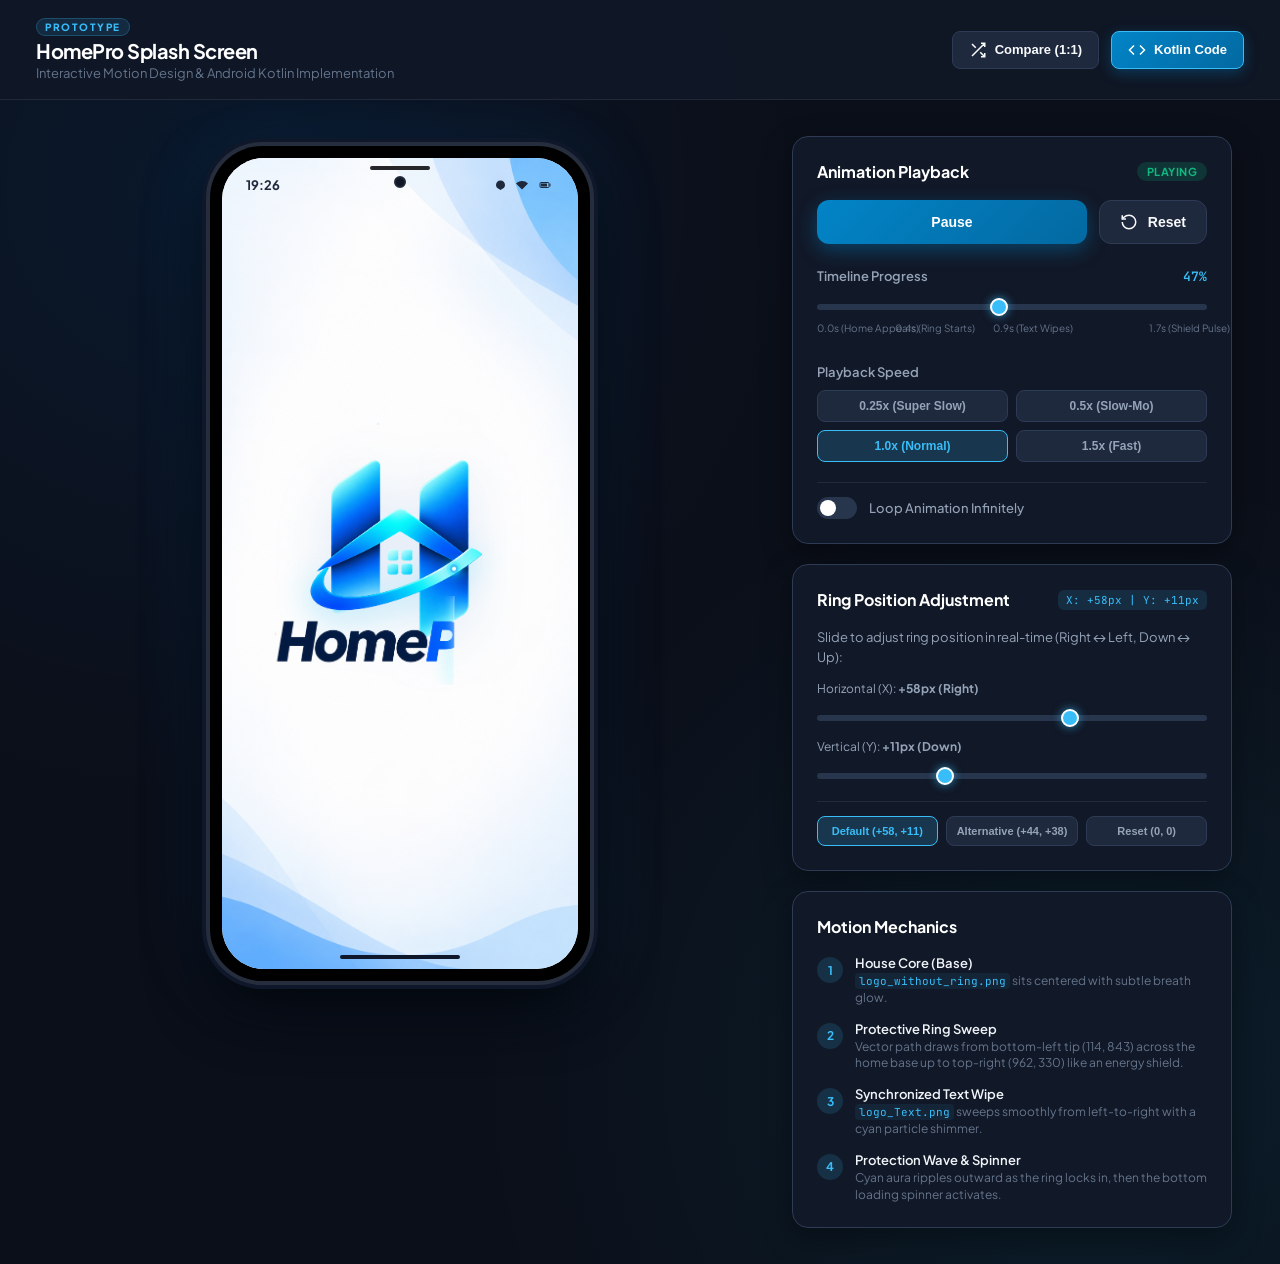
<file: splash_screen/index.html>
<!DOCTYPE html>
<html lang="en">
<head>
  <meta charset="UTF-8">
  <meta name="viewport" content="width=device-width, initial-scale=1.0">
  <title>HomePro App - Animated Splash Screen Preview</title>
  <link rel="preconnect" href="https://fonts.googleapis.com">
  <link rel="preconnect" href="https://fonts.gstatic.com" crossorigin>
  <link href="https://fonts.googleapis.com/css2?family=Plus+Jakarta+Sans:wght@400;500;600;700;800&family=JetBrains+Mono:wght@400;500;600&display=swap" rel="stylesheet">
  <link rel="stylesheet" href="style.css">
</head>
<body>
  <div class="app-container">
    <!-- Header Controls -->
    <header class="top-nav">
      <div class="brand">
        <div class="brand-badge">PROTOTYPE</div>
        <h1 class="brand-title">HomePro Splash Screen</h1>
        <span class="brand-subtitle">Interactive Motion Design & Android Kotlin Implementation</span>
      </div>

      <div class="nav-actions">
        <button id="btnCompare" class="nav-btn" title="Toggle Comparison with Output_Splash.png">
          <svg width="18" height="18" viewBox="0 0 24 24" fill="none" stroke="currentColor" stroke-width="2"><path d="M16 3h5v5M4 20L21 3M21 16v5h-5M15 15l6 6M4 4l5 5"/></svg>
          <span>Compare (1:1)</span>
        </button>
        <button id="btnKotlinCode" class="nav-btn nav-btn-primary" title="View Kotlin & Jetpack Compose Code">
          <svg width="18" height="18" viewBox="0 0 24 24" fill="none" stroke="currentColor" stroke-width="2"><polyline points="16 18 22 12 16 6"/><polyline points="8 6 2 12 8 18"/></svg>
          <span>Kotlin Code</span>
        </button>
      </div>
    </header>

    <!-- Main Workspace -->
    <main class="preview-workspace">
      <!-- Device Wrapper -->
      <div class="device-column">
        <div class="device-mockup" id="deviceFrame">
          <!-- Phone Speaker & Camera Notch -->
          <div class="phone-speaker"></div>
          <div class="phone-camera"></div>

          <!-- Phone Screen -->
          <div class="phone-screen" id="phoneScreen">
            <!-- Android Status Bar -->
            <div class="status-bar">
              <span class="status-time" id="statusTime">9:41</span>
              <div class="status-icons">
                <svg width="15" height="12" viewBox="0 0 24 24" fill="currentColor"><path d="M12 3c-4.97 0-9 4.03-9 9 0 2.12.74 4.07 1.97 5.61L12 22l7.03-4.39C20.26 16.07 21 14.12 21 12c0-4.97-4.03-9-9-9z"/></svg>
                <svg width="16" height="12" viewBox="0 0 24 24" fill="currentColor"><path d="M12 4C7.31 4 3.07 5.9 0 8.98L12 21 24 8.98A16.88 16.88 0 0 0 12 4z"/></svg>
                <svg width="18" height="12" viewBox="0 0 24 24" fill="currentColor"><rect x="2" y="7" width="18" height="10" rx="2" fill="none" stroke="currentColor" stroke-width="2"/><rect x="4" y="9" width="12" height="6" fill="currentColor"/><path d="M22 10v4" stroke="currentColor" stroke-width="2" stroke-linecap="round"/></svg>
              </div>
            </div>

            <!-- Splash Screen Stage -->
            <div class="splash-stage" id="splashStage">
              <!-- Background Image -->
              <img src="Splash_Sceen_Background.png" alt="Splash Background" class="splash-bg">

              <!-- Ambient Glow Pulse behind logo -->
              <div class="ambient-glow" id="ambientGlow"></div>

              <!-- Protective Energy Wave / Pulse Effect -->
              <div class="protection-wave" id="protectionWave"></div>

              <!-- Center Logo Container (Aspect 1:1) -->
              <div class="logo-wrapper" id="logoWrapper">
                <!-- House Logo (without ring - already present / reveals) -->
                <img src="logo_without_ring.png" alt="HomePro Logo" class="logo-house" id="logoHouse">

                <!-- SVG Masked Animated Ring -->
                <svg class="ring-svg" viewBox="0 0 1254 1254" id="ringSvg">
                  <defs>
                    <!-- Glow filter for particle -->
                    <filter id="neonGlow" x="-50%" y="-50%" width="200%" height="200%">
                      <feGaussianBlur stdDeviation="16" result="blur1" />
                      <feGaussianBlur stdDeviation="30" result="blur2" />
                      <feMerge>
                        <feMergeNode in="blur2" />
                        <feMergeNode in="blur1" />
                        <feMergeNode in="SourceGraphic" />
                      </feMerge>
                    </filter>

                    <!-- Mask that sweeps along the ring curve from bottom-left to top-right -->
                    <mask id="ringMask" maskUnits="userSpaceOnUse" x="-200" y="-200" width="1654" height="1654">
                      <g id="maskShiftGroup" transform="translate(58, 11)">
                        <path id="ringMaskPath"
                          d="M 114,843 C 160,940 330,935 480,885 C 680,820 940,730 1040,580 C 1110,480 1070,350 962,330"
                          fill="none"
                          stroke="white"
                          stroke-width="240"
                          stroke-linecap="round"
                          stroke-linejoin="round"
                          pathLength="1000"
                          stroke-dasharray="1000"
                          stroke-dashoffset="1000" />
                      </g>
                    </mask>
                  </defs>

                  <!-- Ring group shifted to default: right (+58px) and down (+11px) -->
                  <g id="ringContentGroup" transform="translate(58, 11)">
                    <!-- Ring image revealed by mask -->
                    <image href="Ring.png" width="1254" height="1254" mask="url(#ringMask)" class="ring-img" />

                    <!-- Leading Energy Spark Particle that glides ahead of the ring -->
                    <g id="sparkHead" class="spark-head">
                      <circle cx="0" cy="0" r="36" fill="#00e5ff" opacity="0.45" filter="url(#neonGlow)" />
                      <circle cx="0" cy="0" r="22" fill="#38bdf8" opacity="0.8" />
                      <circle cx="0" cy="0" r="10" fill="#ffffff" />
                    </g>
                  </g>
                </svg>
              </div>

              <!-- Brand Text "HomePro" (Reveals from Left to Right) -->
              <div class="brand-text-wrapper" id="brandTextWrapper">
                <div class="brand-text-inner" id="brandTextInner">
                  <img src="logo_Text.png" alt="HomePro Text" class="logo-text-img">
                  <!-- Shimmer / Beam at the leading edge of text wipe -->
                  <div class="text-wipe-beam" id="textWipeBeam"></div>
                </div>
              </div>

              <!-- Bottom Loading Spinner (Matching Output_Splash) -->
              <div class="bottom-loader-container" id="bottomLoader">
                <svg class="loading-spinner-svg" viewBox="0 0 48 48">
                  <circle class="spinner-circle" cx="24" cy="24" r="18" fill="none" stroke="#0099ff" stroke-width="3.5" stroke-linecap="round" stroke-dasharray="80 35"/>
                </svg>
              </div>

              <!-- Output_Splash Comparison Overlay -->
              <img src="Output_Splash.png" alt="Reference Splash" class="comparison-overlay" id="compareOverlay">
            </div>

            <!-- Android Home Indicator / Navigation Bar -->
            <div class="home-indicator"></div>
          </div>
        </div>
      </div>

      <!-- Controls & Inspection Panel -->
      <aside class="control-panel">
        <!-- Playback Card -->
        <div class="panel-card">
          <div class="card-header">
            <h3>Animation Playback</h3>
            <span class="status-pill" id="animStatusPill">Ready</span>
          </div>

          <div class="playback-controls">
            <button id="btnPlayPause" class="action-btn action-btn-accent">
              <svg id="playIcon" width="20" height="20" viewBox="0 0 24 24" fill="currentColor"><polygon points="5 3 19 12 5 21 5 3"/></svg>
              <svg id="replayIcon" width="20" height="20" viewBox="0 0 24 24" fill="none" stroke="currentColor" stroke-width="2.5" style="display:none;"><path d="M21.5 2v6h-6M21.34 15.57a10 10 0 1 1-.57-8.38l5.67-5.19"/></svg>
              <span id="playBtnText">Play Animation</span>
            </button>
            <button id="btnReset" class="action-btn action-btn-secondary" title="Reset to Start">
              <svg width="18" height="18" viewBox="0 0 24 24" fill="none" stroke="currentColor" stroke-width="2"><path d="M3 12a9 9 0 1 0 9-9 9.75 9.75 0 0 0-6.74 2.74L3 8"/><path d="M3 3v5h5"/></svg>
              <span>Reset</span>
            </button>
          </div>

          <!-- Timeline Scrubber -->
          <div class="scrubber-group">
            <div class="scrubber-labels">
              <span>Timeline Progress</span>
              <span id="scrubPercent" class="scrub-val">0%</span>
            </div>
            <input type="range" id="timeScrubber" min="0" max="1000" value="0" step="1" class="timeline-slider">
            <div class="timeline-phases">
              <span class="phase-marker" style="left: 0%">0.0s (Home Appears)</span>
              <span class="phase-marker" style="left: 20%">0.4s (Ring Starts)</span>
              <span class="phase-marker" style="left: 45%">0.9s (Text Wipes)</span>
              <span class="phase-marker" style="left: 85%">1.7s (Shield Pulse)</span>
            </div>
          </div>

          <!-- Speed Controls -->
          <div class="speed-group">
            <span class="group-title">Playback Speed</span>
            <div class="speed-buttons">
              <button class="speed-btn" data-speed="0.25">0.25x (Super Slow)</button>
              <button class="speed-btn" data-speed="0.5">0.5x (Slow-Mo)</button>
              <button class="speed-btn active" data-speed="1.0">1.0x (Normal)</button>
              <button class="speed-btn" data-speed="1.5">1.5x (Fast)</button>
            </div>
          </div>

          <!-- Loop & Auto-Replay -->
          <div class="toggle-row">
            <label class="toggle-label" for="chkLoop">
              <input type="checkbox" id="chkLoop" class="switch-input">
              <span class="switch-slider"></span>
              <span class="toggle-text">Loop Animation Infinitely</span>
            </label>
          </div>
        </div>

        <!-- Ring Position Fine-Tuning Card -->
        <div class="panel-card">
          <div class="card-header">
            <h3>Ring Position Adjustment</h3>
            <span class="badge-tag" id="offsetReadout">X: +58px | Y: +11px</span>
          </div>
          <p class="card-desc">Slide to adjust ring position in real-time (Right ↔ Left, Down ↔ Up):</p>
          
          <div class="adjuster-group">
            <div class="slider-header">
              <span>Horizontal (X): <strong id="valX">+58px (Right)</strong></span>
            </div>
            <input type="range" id="sliderOffsetX" min="-60" max="120" value="58" class="timeline-slider">
          </div>

          <div class="adjuster-group" style="margin-top: 14px;">
            <div class="slider-header">
              <span>Vertical (Y): <strong id="valY">+11px (Down)</strong></span>
            </div>
            <input type="range" id="sliderOffsetY" min="-40" max="120" value="11" class="timeline-slider">
          </div>

          <div class="preset-btn-row">
            <button class="preset-btn active" id="btnPresetDefault">Default (+58, +11)</button>
            <button class="preset-btn" id="btnPresetMore">Alternative (+44, +38)</button>
            <button class="preset-btn" id="btnPresetReset">Reset (0, 0)</button>
          </div>
        </div>

        <!-- Animation Architecture Details -->
        <div class="panel-card">
          <div class="card-header">
            <h3>Motion Mechanics</h3>
          </div>
          <div class="mechanics-list">
            <div class="mechanic-item">
              <div class="step-num">1</div>
              <div class="step-info">
                <strong>House Core (Base)</strong>
                <p><code>logo_without_ring.png</code> sits centered with subtle breath glow.</p>
              </div>
            </div>
            <div class="mechanic-item">
              <div class="step-num">2</div>
              <div class="step-info">
                <strong>Protective Ring Sweep</strong>
                <p>Vector path draws from bottom-left tip (114, 843) across the home base up to top-right (962, 330) like an energy shield.</p>
              </div>
            </div>
            <div class="mechanic-item">
              <div class="step-num">3</div>
              <div class="step-info">
                <strong>Synchronized Text Wipe</strong>
                <p><code>logo_Text.png</code> sweeps smoothly from left-to-right with a cyan particle shimmer.</p>
              </div>
            </div>
            <div class="mechanic-item">
              <div class="step-num">4</div>
              <div class="step-info">
                <strong>Protection Wave & Spinner</strong>
                <p>Cyan aura ripples outward as the ring locks in, then the bottom loading spinner activates.</p>
              </div>
            </div>
          </div>
        </div>

        <!-- Comparison Slider (when Compare mode is on) -->
        <div class="panel-card" id="compareControlsCard" style="display: none;">
          <div class="card-header">
            <h3>1:1 Reference Match</h3>
            <span class="badge-tag">Output_Splash.png</span>
          </div>
          <p class="card-desc">Slide to blend between your live animated prototype and your reference image:</p>
          <div class="slider-control">
            <div class="slider-header">
              <span>Prototype</span>
              <span id="blendVal">50%</span>
              <span>Output_Splash.png</span>
            </div>
            <input type="range" id="compareOpacitySlider" min="0" max="100" value="50" class="timeline-slider">
          </div>
        </div>
      </aside>
    </main>

    <!-- Modal for Kotlin / Jetpack Compose Android Implementation -->
    <div class="modal-backdrop" id="codeModal">
      <div class="modal-dialog">
        <div class="modal-header">
          <div class="modal-title-group">
            <div class="lang-icon">KT</div>
            <div>
              <h3>Android Jetpack Compose Implementation</h3>
              <p>Production Kotlin code for your HomePro Android Application</p>
            </div>
          </div>
          <button id="btnCloseModal" class="close-btn">&times;</button>
        </div>
        <div class="modal-body">
          <div class="code-banner">
            <span>✨ Complete Compose solution: Canvas path sweep, Animatable, and hardware-accelerated rendering.</span>
            <button id="btnCopyCode" class="copy-btn">
              <svg width="16" height="16" viewBox="0 0 24 24" fill="none" stroke="currentColor" stroke-width="2"><rect x="9" y="9" width="13" height="13" rx="2" ry="2"/><path d="M5 15H4a2 2 0 0 1-2-2V4a2 2 0 0 1 2-2h9a2 2 0 0 1 2 2v1"/></svg>
              <span id="copyBtnText">Copy Kotlin Code</span>
            </button>
          </div>
          <pre class="code-block"><code id="kotlinCodeContainer">// Jetpack Compose Splash Screen Implementation for HomePro
// File: app/src/main/java/com/homepro/app/presentation/splash/SplashScreen.kt

package com.homepro.app.presentation.splash

import androidx.compose.animation.core.*
import androidx.compose.foundation.Image
import androidx.compose.foundation.background
import androidx.compose.foundation.layout.*
import androidx.compose.material3.CircularProgressIndicator
import androidx.compose.runtime.*
import androidx.compose.ui.Alignment
import androidx.compose.ui.Modifier
import androidx.compose.ui.draw.clip
import androidx.compose.ui.draw.drawWithContent
import androidx.compose.ui.graphics.*
import androidx.compose.ui.graphics.drawscope.clipPath
import androidx.compose.ui.layout.ContentScale
import androidx.compose.ui.res.painterResource
import androidx.compose.ui.unit.dp
import com.homepro.app.R
import kotlinx.coroutines.delay

@Composable
fun SplashScreen(
    onSplashComplete: () -> Unit = {}
) {
    // Animation progress drivers
    val transitionState = remember { MutableTransitionState(false) }
    LaunchedEffect(Unit) {
        transitionState.targetState = true
        // Delay to allow full splash animation to finish before navigating
        delay(2600)
        onSplashComplete()
    }

    val transition = updateTransition(transitionState, label = "SplashTransition")

    // 1. House Logo scale & alpha
    val houseAlpha by transition.animateFloat(
        transitionSpec = { tween(durationMillis = 600, easing = FastOutSlowInEasing) },
        label = "HouseAlpha"
    ) { state -> if (state) 1f else 0f }

    // 2. Ring reveal progress: 0f (bottom-left) -> 1f (top-right)
    val ringProgress by transition.animateFloat(
        transitionSpec = {
            tween(
                durationMillis = 1400,
                delayMillis = 400,
                easing = FastOutSlowInEasing
            )
        },
        label = "RingProgress"
    ) { state -> if (state) 1f else 0f }

    // 3. Text wipe progress: 0f (left) -> 1f (right)
    val textProgress by transition.animateFloat(
        transitionSpec = {
            tween(
                durationMillis = 1100,
                delayMillis = 800,
                easing = CubicBezierEasing(0.25f, 0.1f, 0.25f, 1f)
            )
        },
        label = "TextProgress"
    ) { state -> if (state) 1f else 0f }

    // 4. Loader fade in
    val loaderAlpha by transition.animateFloat(
        transitionSpec = {
            tween(durationMillis = 500, delayMillis = 1600)
        },
        label = "LoaderAlpha"
    ) { state -> if (state) 1f else 0f }

    Box(
        modifier = Modifier
            .fillMaxSize()
            .background(Color.White)
    ) {
        // Background wave illustration
        Image(
            painter = painterResource(id = R.drawable.splash_screen_background),
            contentDescription = null,
            modifier = Modifier.fillMaxSize(),
            contentScale = ContentScale.Crop
        )

        // Center Content Container
        Column(
            modifier = Modifier.fillMaxSize(),
            horizontalAlignment = Alignment.CenterHorizontally
        ) {
            Spacer(modifier = Modifier.weight(0.55f))

            // Logo Box with House + Animated Protective Ring
            Box(
                modifier = Modifier
                    .size(260.dp)
                    .graphicsLayer {
                        alpha = houseAlpha
                    },
                contentAlignment = Alignment.Center
            ) {
                // 1. House Logo (without ring)
                Image(
                    painter = painterResource(id = R.drawable.logo_without_ring),
                    contentDescription = "HomePro Logo",
                    modifier = Modifier.fillMaxSize(),
                    contentScale = ContentScale.Fit
                )

                // 2. Protective Ring Masked Reveal along Path (Shifted for perfect alignment: +12dp Right, +2dp Down)
                Image(
                    painter = painterResource(id = R.drawable.ring),
                    contentDescription = null,
                    modifier = Modifier
                        .fillMaxSize()
                        .offset(x = 12.dp, y = 2.dp)
                        .drawWithContent {
                            // Clip canvas using animated vector path from bottom-left to top-right
                            val path = Path().apply {
                                val w = size.width
                                val h = size.height
                                // Normalized curve matching the ring geometry
                                moveTo(w * 0.09f, h * 0.67f)
                                cubicTo(
                                    w * 0.13f, h * 0.75f,
                                    w * 0.26f, h * 0.75f,
                                    w * 0.38f, h * 0.71f
                                )
                                cubicTo(
                                    w * 0.54f, h * 0.65f,
                                    w * 0.75f, h * 0.58f,
                                    w * 0.83f, h * 0.46f
                                )
                                cubicTo(
                                    w * 0.89f, h * 0.38f,
                                    w * 0.85f, h * 0.28f,
                                    w * 0.77f, h * 0.26f
                                )
                            }
                            // Draw masked content
                            clipPath(
                                path = path,
                                clipOp = ClipOp.Intersect
                            ) {
                                this@drawWithContent.drawContent()
                            }
                        },
                    contentScale = ContentScale.Fit
                )
            }

            Spacer(modifier = Modifier.height(18.dp))

            // 3. HomePro Text (Wipe Reveal from Left to Right)
            Box(
                modifier = Modifier
                    .width(260.dp)
                    .height(86.dp)
                    .drawWithContent {
                        // Reveal horizontally from left to right
                        clipRect(
                            left = 0f,
                            top = 0f,
                            right = size.width * textProgress,
                            bottom = size.height
                        ) {
                            this@drawWithContent.drawContent()
                        }
                    }
            ) {
                Image(
                    painter = painterResource(id = R.drawable.logo_text),
                    contentDescription = "HomePro",
                    modifier = Modifier.fillMaxSize(),
                    contentScale = ContentScale.Fit
                )
            }

            Spacer(modifier = Modifier.weight(0.45f))

            // 4. Modern Bottom Circular Progress Indicator
            Box(
                modifier = Modifier
                    .size(34.dp)
                    .graphicsLayer { alpha = loaderAlpha }
            ) {
                CircularProgressIndicator(
                    strokeWidth = 3.dp,
                    color = Color(0xFF0099FF),
                    modifier = Modifier.fillMaxSize()
                )
            }

            Spacer(modifier = Modifier.height(64.dp))
        }
    }
}</code></pre>
        </div>
      </div>
    </div>
  </div>

  <script src="script.js"></script>
</body>
</html>
</file>
<file: splash_screen/style.css>
:root {
  --bg-color: #0b0f19;
  --panel-bg: #111827;
  --card-bg: #1f293d;
  --card-border: #2d3b55;
  --text-primary: #f8fafc;
  --text-secondary: #94a3b8;
  --text-muted: #64748b;
  --accent-cyan: #00d2ff;
  --accent-blue: #0084ff;
  --accent-glow: rgba(0, 210, 255, 0.45);
  --success: #10b981;
  --radius-lg: 16px;
  --radius-md: 12px;
  --radius-sm: 8px;
  --font-sans: 'Plus Jakarta Sans', system-ui, -apple-system, sans-serif;
  --font-mono: 'JetBrains Mono', monospace;
}

* {
  box-sizing: border-box;
  margin: 0;
  padding: 0;
}

body {
  font-family: var(--font-sans);
  background-color: var(--bg-color);
  color: var(--text-primary);
  min-height: 100vh;
  display: flex;
  flex-direction: column;
  overflow-x: hidden;
  background-image: 
    radial-gradient(circle at 15% 15%, rgba(0, 132, 255, 0.08) 0%, transparent 40%),
    radial-gradient(circle at 85% 85%, rgba(0, 210, 255, 0.08) 0%, transparent 40%);
}

.app-container {
  display: flex;
  flex-direction: column;
  min-height: 100vh;
}

/* Header */
.top-nav {
  display: flex;
  align-items: center;
  justify-content: space-between;
  padding: 18px 36px;
  background: rgba(17, 24, 39, 0.85);
  backdrop-filter: blur(12px);
  border-bottom: 1px solid rgba(255, 255, 255, 0.08);
  position: sticky;
  top: 0;
  z-index: 100;
}

.brand {
  display: flex;
  flex-direction: column;
  gap: 2px;
}

.brand-badge {
  display: inline-block;
  align-self: flex-start;
  font-size: 10px;
  font-weight: 800;
  letter-spacing: 1.5px;
  color: #38bdf8;
  background: rgba(56, 189, 248, 0.12);
  border: 1px solid rgba(56, 189, 248, 0.25);
  padding: 2px 8px;
  border-radius: 20px;
}

.brand-title {
  font-size: 20px;
  font-weight: 700;
  color: #ffffff;
  letter-spacing: -0.5px;
}

.brand-subtitle {
  font-size: 13px;
  color: var(--text-muted);
}

.nav-actions {
  display: flex;
  align-items: center;
  gap: 12px;
}

.nav-btn {
  display: inline-flex;
  align-items: center;
  gap: 8px;
  padding: 9px 16px;
  border-radius: var(--radius-sm);
  background: var(--card-bg);
  border: 1px solid var(--card-border);
  color: var(--text-primary);
  font-size: 13px;
  font-weight: 600;
  cursor: pointer;
  transition: all 0.2s ease;
}

.nav-btn:hover {
  background: #2a374f;
  border-color: #3e5073;
  transform: translateY(-1px);
}

.nav-btn-primary {
  background: linear-gradient(135deg, #0284c7 0%, #0369a1 100%);
  border-color: #38bdf8;
  color: #ffffff;
  box-shadow: 0 4px 14px rgba(2, 132, 199, 0.35);
}

.nav-btn-primary:hover {
  background: linear-gradient(135deg, #0369a1 0%, #075985 100%);
  border-color: #7dd3fc;
  box-shadow: 0 6px 18px rgba(2, 132, 199, 0.5);
}

.nav-btn.active {
  background: #0284c7;
  border-color: #38bdf8;
}

/* Workspace */
.preview-workspace {
  flex: 1;
  display: grid;
  grid-template-columns: 1fr 440px;
  gap: 40px;
  padding: 36px 48px;
  max-width: 1440px;
  margin: 0 auto;
  width: 100%;
  align-items: start;
}

/* Device Mockup Column */
.device-column {
  display: flex;
  justify-content: center;
  align-items: center;
  padding: 10px 0;
}

.device-mockup {
  position: relative;
  width: 380px;
  height: 835px; /* Ratio matched ~ 839 x 1875 */
  background: #000000;
  border-radius: 52px;
  padding: 12px;
  box-shadow:
    0 0 0 4px #262e3d,
    0 0 0 8px #0f172a,
    0 25px 60px rgba(0, 0, 0, 0.8),
    0 0 80px rgba(0, 140, 255, 0.15);
  user-select: none;
}

.phone-speaker {
  position: absolute;
  top: 20px;
  left: 50%;
  transform: translateX(-50%);
  width: 60px;
  height: 4px;
  background: #27272a;
  border-radius: 4px;
  z-index: 50;
}

.phone-camera {
  position: absolute;
  top: 30px;
  left: 50%;
  transform: translateX(-50%);
  width: 12px;
  height: 12px;
  background: #111827;
  border: 2px solid #1f2937;
  border-radius: 50%;
  z-index: 50;
}

.phone-screen {
  position: relative;
  width: 100%;
  height: 100%;
  background: #ffffff;
  border-radius: 42px;
  overflow: hidden;
  display: flex;
  flex-direction: column;
}

/* Status Bar */
.status-bar {
  position: absolute;
  top: 0;
  left: 0;
  right: 0;
  height: 44px;
  display: flex;
  justify-content: space-between;
  align-items: center;
  padding: 10px 24px 0 24px;
  color: #1e293b;
  font-size: 13px;
  font-weight: 700;
  z-index: 40;
}

.status-icons {
  display: flex;
  align-items: center;
  gap: 6px;
  color: #1e293b;
}

/* Splash Stage */
.splash-stage {
  position: relative;
  width: 100%;
  height: 100%;
  overflow: hidden;
  display: flex;
  flex-direction: column;
  align-items: center;
}

.splash-bg {
  position: absolute;
  top: 0;
  left: 0;
  width: 100%;
  height: 100%;
  object-fit: cover;
  pointer-events: none;
}

/* Ambient Logo Glow */
.ambient-glow {
  position: absolute;
  top: 42%;
  left: 50%;
  transform: translate(-50%, -50%);
  width: 280px;
  height: 280px;
  border-radius: 50%;
  background: radial-gradient(circle, rgba(0, 210, 255, 0.22) 0%, rgba(0, 132, 255, 0.08) 50%, transparent 70%);
  opacity: 0;
  pointer-events: none;
  transition: opacity 0.8s ease;
  z-index: 2;
}

.ambient-glow.active {
  opacity: 1;
}

/* Protective Energy Wave / Pulse Effect */
.protection-wave {
  position: absolute;
  top: 42.5%;
  left: 50%;
  transform: translate(-50%, -50%) scale(0.6);
  width: 260px;
  height: 260px;
  border-radius: 50%;
  border: 3px solid rgba(0, 229, 255, 0.8);
  box-shadow: 
    0 0 25px rgba(0, 229, 255, 0.6),
    inset 0 0 20px rgba(0, 229, 255, 0.4);
  opacity: 0;
  pointer-events: none;
  z-index: 5;
}

.protection-wave.pulse {
  animation: wavePulse 0.9s cubic-bezier(0.2, 0.8, 0.2, 1) forwards;
}

@keyframes wavePulse {
  0% {
    transform: translate(-50%, -50%) scale(0.7);
    opacity: 0.9;
  }
  100% {
    transform: translate(-50%, -50%) scale(1.45);
    opacity: 0;
  }
}

/* Logo Wrapper */
.logo-wrapper {
  position: absolute;
  top: 32.4%; /* Precisely matches Output_Splash 607px / 1875px */
  left: 50%;
  transform: translateX(-50%);
  width: 69.2%; /* Precisely matches Output_Splash 581px / 839px */
  aspect-ratio: 1 / 1;
  z-index: 10;
}

.logo-house {
  position: absolute;
  top: 0;
  left: 0;
  width: 100%;
  height: 100%;
  object-fit: contain;
  transition: transform 0.6s cubic-bezier(0.34, 1.56, 0.64, 1), opacity 0.6s ease;
  filter: drop-shadow(0 12px 28px rgba(0, 80, 200, 0.12));
}

.ring-svg {
  position: absolute;
  top: 0;
  left: 0;
  width: 100%;
  height: 100%;
  pointer-events: none;
  overflow: visible;
  filter: drop-shadow(0 4px 16px rgba(0, 200, 255, 0.35));
}

.ring-img {
  width: 100%;
  height: 100%;
}

.spark-head {
  opacity: 0;
  transition: opacity 0.2s ease;
}

.spark-head.active {
  opacity: 1;
}

/* Brand Text HomePro */
.brand-text-wrapper {
  position: absolute;
  top: 54.0%; /* Matches Output_Splash 1013px / 1875px */
  left: 50%;
  transform: translateX(-50%);
  width: 74.8%; /* Matches Output_Splash 628px / 839px */
  aspect-ratio: 2172 / 724;
  z-index: 10;
}

.brand-text-inner {
  position: relative;
  width: 100%;
  height: 100%;
  /* Clip path wiped from left (0%) to right (100%) */
  clip-path: inset(0 100% 0 0);
  transition: clip-path 0.05s linear;
}

.logo-text-img {
  width: 100%;
  height: 100%;
  object-fit: contain;
}

/* Text Wipe Beam / Shimmer Effect */
.text-wipe-beam {
  position: absolute;
  top: 0;
  bottom: 0;
  left: 0;
  width: 4px;
  background: #ffffff;
  box-shadow: 
    0 0 10px #ffffff,
    0 0 20px #00e5ff;
  opacity: 0;
  pointer-events: none;
}

.text-wipe-beam.active {
  opacity: 0.9;
}

/* Bottom Loader */
.bottom-loader-container {
  position: absolute;
  top: 79.2%; /* Matches Output_Splash 1485px / 1875px */
  left: 50%;
  transform: translateX(-50%);
  width: 36px;
  height: 36px;
  opacity: 0;
  transition: opacity 0.5s ease;
  z-index: 10;
}

.bottom-loader-container.visible {
  opacity: 1;
}

.loading-spinner-svg {
  width: 100%;
  height: 100%;
  animation: spinLoader 1.1s linear infinite;
}

@keyframes spinLoader {
  0% { transform: rotate(0deg); }
  100% { transform: rotate(360deg); }
}

/* Home Indicator */
.home-indicator {
  position: absolute;
  bottom: 10px;
  left: 50%;
  transform: translateX(-50%);
  width: 120px;
  height: 4px;
  background: #0f172a;
  border-radius: 4px;
  z-index: 40;
}

/* Comparison Overlay */
.comparison-overlay {
  position: absolute;
  top: 0;
  left: 0;
  width: 100%;
  height: 100%;
  object-fit: cover;
  pointer-events: none;
  opacity: 0;
  z-index: 35;
  transition: opacity 0.2s ease;
}

/* Right Control Panel */
.control-panel {
  display: flex;
  flex-direction: column;
  gap: 20px;
}

.panel-card {
  background: var(--panel-bg);
  border: 1px solid var(--card-border);
  border-radius: var(--radius-lg);
  padding: 24px;
  box-shadow: 0 10px 30px rgba(0, 0, 0, 0.35);
}

.card-header {
  display: flex;
  justify-content: space-between;
  align-items: center;
  margin-bottom: 18px;
}

.card-header h3 {
  font-size: 16px;
  font-weight: 700;
  color: #ffffff;
}

.card-desc {
  font-size: 13px;
  color: var(--text-secondary);
  margin-bottom: 14px;
  line-height: 1.5;
}

.status-pill {
  font-size: 11px;
  font-weight: 700;
  padding: 3px 10px;
  border-radius: 12px;
  background: rgba(148, 163, 184, 0.15);
  color: var(--text-secondary);
  text-transform: uppercase;
  letter-spacing: 0.5px;
}

.status-pill.playing {
  background: rgba(16, 185, 129, 0.18);
  color: var(--success);
}

.status-pill.completed {
  background: rgba(56, 189, 248, 0.18);
  color: #38bdf8;
}

.playback-controls {
  display: flex;
  gap: 12px;
  margin-bottom: 24px;
}

.action-btn {
  display: inline-flex;
  align-items: center;
  justify-content: center;
  gap: 10px;
  padding: 12px 20px;
  border-radius: var(--radius-md);
  font-size: 14px;
  font-weight: 700;
  cursor: pointer;
  transition: all 0.2s ease;
  border: none;
}

.action-btn-accent {
  flex: 1;
  background: linear-gradient(135deg, #0284c7 0%, #0369a1 100%);
  color: #ffffff;
  box-shadow: 0 6px 20px rgba(2, 132, 199, 0.4);
}

.action-btn-accent:hover {
  background: linear-gradient(135deg, #0369a1 0%, #075985 100%);
  transform: translateY(-2px);
  box-shadow: 0 8px 24px rgba(2, 132, 199, 0.55);
}

.action-btn-secondary {
  background: var(--card-bg);
  border: 1px solid var(--card-border);
  color: var(--text-primary);
}

.action-btn-secondary:hover {
  background: #27354d;
  border-color: #3e5073;
}

/* Scrubber */
.scrubber-group {
  margin-bottom: 24px;
}

.scrubber-labels {
  display: flex;
  justify-content: space-between;
  font-size: 13px;
  font-weight: 600;
  margin-bottom: 8px;
  color: var(--text-secondary);
}

.scrub-val {
  color: #38bdf8;
  font-family: var(--font-mono);
}

.timeline-slider {
  width: 100%;
  -webkit-appearance: none;
  appearance: none;
  height: 6px;
  border-radius: 6px;
  background: #27354d;
  outline: none;
  cursor: pointer;
}

.timeline-slider::-webkit-slider-thumb {
  -webkit-appearance: none;
  appearance: none;
  width: 18px;
  height: 18px;
  border-radius: 50%;
  background: #38bdf8;
  box-shadow: 0 0 10px rgba(56, 189, 248, 0.7);
  cursor: pointer;
  border: 2px solid #ffffff;
  transition: transform 0.1s ease;
}

.timeline-slider::-webkit-slider-thumb:hover {
  transform: scale(1.2);
}

.timeline-phases {
  position: relative;
  height: 18px;
  margin-top: 8px;
}

.phase-marker {
  position: absolute;
  font-size: 10px;
  color: var(--text-muted);
  white-space: nowrap;
}

/* Speed Group */
.speed-group {
  margin-bottom: 20px;
}

.group-title {
  display: block;
  font-size: 13px;
  font-weight: 600;
  color: var(--text-secondary);
  margin-bottom: 10px;
}

.speed-buttons {
  display: grid;
  grid-template-columns: repeat(2, 1fr);
  gap: 8px;
}

.speed-btn {
  padding: 8px 12px;
  background: var(--card-bg);
  border: 1px solid var(--card-border);
  color: var(--text-secondary);
  border-radius: var(--radius-sm);
  font-size: 12px;
  font-weight: 600;
  cursor: pointer;
  transition: all 0.2s ease;
}

.speed-btn:hover {
  background: #27354d;
  color: #ffffff;
}

.speed-btn.active {
  background: rgba(56, 189, 248, 0.18);
  border-color: #38bdf8;
  color: #38bdf8;
}

/* Toggle Row */
.toggle-row {
  padding-top: 14px;
  border-top: 1px solid rgba(255, 255, 255, 0.08);
}

.toggle-label {
  display: flex;
  align-items: center;
  gap: 12px;
  cursor: pointer;
  user-select: none;
}

.switch-input {
  position: absolute;
  opacity: 0;
}

.switch-slider {
  position: relative;
  width: 40px;
  height: 22px;
  background: #27354d;
  border-radius: 20px;
  transition: background 0.2s ease;
}

.switch-slider::after {
  content: '';
  position: absolute;
  top: 3px;
  left: 3px;
  width: 16px;
  height: 16px;
  background: #ffffff;
  border-radius: 50%;
  transition: transform 0.2s ease;
}

.switch-input:checked + .switch-slider {
  background: #0284c7;
}

.switch-input:checked + .switch-slider::after {
  transform: translateX(18px);
}

.toggle-text {
  font-size: 13px;
  font-weight: 500;
  color: var(--text-secondary);
}

/* Mechanics List */
.mechanics-list {
  display: flex;
  flex-direction: column;
  gap: 14px;
}

/* Adjuster Group & Preset Buttons */
.adjuster-group {
  margin-top: 6px;
}

.preset-btn-row {
  display: flex;
  gap: 8px;
  margin-top: 18px;
  padding-top: 14px;
  border-top: 1px solid rgba(255, 255, 255, 0.08);
}

.preset-btn {
  flex: 1;
  padding: 8px 10px;
  background: var(--card-bg);
  border: 1px solid var(--card-border);
  color: var(--text-secondary);
  border-radius: var(--radius-sm);
  font-size: 11px;
  font-weight: 600;
  cursor: pointer;
  transition: all 0.2s ease;
  white-space: nowrap;
}

.preset-btn:hover {
  background: #27354d;
  color: #ffffff;
}

.preset-btn.active {
  background: rgba(56, 189, 248, 0.18);
  border-color: #38bdf8;
  color: #38bdf8;
}

.mechanic-item {
  display: flex;
  gap: 12px;
  align-items: flex-start;
}

.step-num {
  width: 26px;
  height: 26px;
  border-radius: 50%;
  background: rgba(56, 189, 248, 0.15);
  color: #38bdf8;
  font-size: 12px;
  font-weight: 700;
  display: flex;
  align-items: center;
  justify-content: center;
  flex-shrink: 0;
  margin-top: 2px;
}

.step-info strong {
  display: block;
  font-size: 13px;
  font-weight: 600;
  color: #f1f5f9;
  margin-bottom: 2px;
}

.step-info p {
  font-size: 12px;
  color: var(--text-muted);
  line-height: 1.4;
}

.step-info code {
  font-family: var(--font-mono);
  font-size: 11px;
  color: #38bdf8;
  background: rgba(56, 189, 248, 0.08);
  padding: 1px 4px;
  border-radius: 4px;
}

/* Compare Slider */
.badge-tag {
  font-size: 11px;
  font-family: var(--font-mono);
  background: rgba(56, 189, 248, 0.12);
  color: #38bdf8;
  padding: 3px 8px;
  border-radius: 6px;
}

.slider-control {
  margin-top: 10px;
}

.slider-header {
  display: flex;
  justify-content: space-between;
  font-size: 12px;
  color: var(--text-secondary);
  margin-bottom: 8px;
}

#blendVal {
  color: #38bdf8;
  font-weight: 700;
  font-family: var(--font-mono);
}

/* Modal */
.modal-backdrop {
  position: fixed;
  top: 0;
  left: 0;
  right: 0;
  bottom: 0;
  background: rgba(0, 0, 0, 0.75);
  backdrop-filter: blur(8px);
  display: flex;
  align-items: center;
  justify-content: center;
  z-index: 1000;
  opacity: 0;
  pointer-events: none;
  transition: opacity 0.25s ease;
  padding: 24px;
}

.modal-backdrop.open {
  opacity: 1;
  pointer-events: auto;
}

.modal-dialog {
  background: var(--panel-bg);
  border: 1px solid var(--card-border);
  border-radius: var(--radius-lg);
  width: 100%;
  max-width: 860px;
  max-height: 90vh;
  display: flex;
  flex-direction: column;
  box-shadow: 0 25px 60px rgba(0, 0, 0, 0.6);
  overflow: hidden;
  transform: translateY(20px);
  transition: transform 0.25s ease;
}

.modal-backdrop.open .modal-dialog {
  transform: translateY(0);
}

.modal-header {
  display: flex;
  justify-content: space-between;
  align-items: center;
  padding: 20px 24px;
  border-bottom: 1px solid var(--card-border);
  background: #162032;
}

.modal-title-group {
  display: flex;
  align-items: center;
  gap: 14px;
}

.lang-icon {
  width: 38px;
  height: 38px;
  background: linear-gradient(135deg, #7f52ff 0%, #c711e1 100%);
  color: #ffffff;
  font-weight: 800;
  font-size: 14px;
  border-radius: 10px;
  display: flex;
  align-items: center;
  justify-content: center;
}

.modal-title-group h3 {
  font-size: 16px;
  color: #ffffff;
}

.modal-title-group p {
  font-size: 12px;
  color: var(--text-muted);
}

.close-btn {
  background: none;
  border: none;
  color: var(--text-secondary);
  font-size: 28px;
  line-height: 1;
  cursor: pointer;
  padding: 0 4px;
  transition: color 0.2s;
}

.close-btn:hover {
  color: #ffffff;
}

.modal-body {
  padding: 20px 24px;
  overflow-y: auto;
  display: flex;
  flex-direction: column;
  gap: 16px;
}

.code-banner {
  display: flex;
  justify-content: space-between;
  align-items: center;
  padding: 12px 16px;
  background: rgba(56, 189, 248, 0.1);
  border: 1px solid rgba(56, 189, 248, 0.2);
  border-radius: var(--radius-sm);
  font-size: 13px;
  color: #38bdf8;
}

.copy-btn {
  display: inline-flex;
  align-items: center;
  gap: 6px;
  padding: 6px 12px;
  background: #0284c7;
  border: 1px solid #38bdf8;
  color: #ffffff;
  border-radius: 6px;
  font-size: 12px;
  font-weight: 600;
  cursor: pointer;
  transition: all 0.2s;
}

.copy-btn:hover {
  background: #0369a1;
}

.code-block {
  background: #090d16;
  border: 1px solid #1e293b;
  border-radius: var(--radius-md);
  padding: 20px;
  overflow-x: auto;
  font-family: var(--font-mono);
  font-size: 12.5px;
  line-height: 1.6;
  color: #e2e8f0;
}

/* Responsive adjustments */
@media (max-width: 1024px) {
  .preview-workspace {
    grid-template-columns: 1fr;
    justify-items: center;
    gap: 32px;
  }
  .control-panel {
    width: 100%;
    max-width: 480px;
  }
}
</file>
